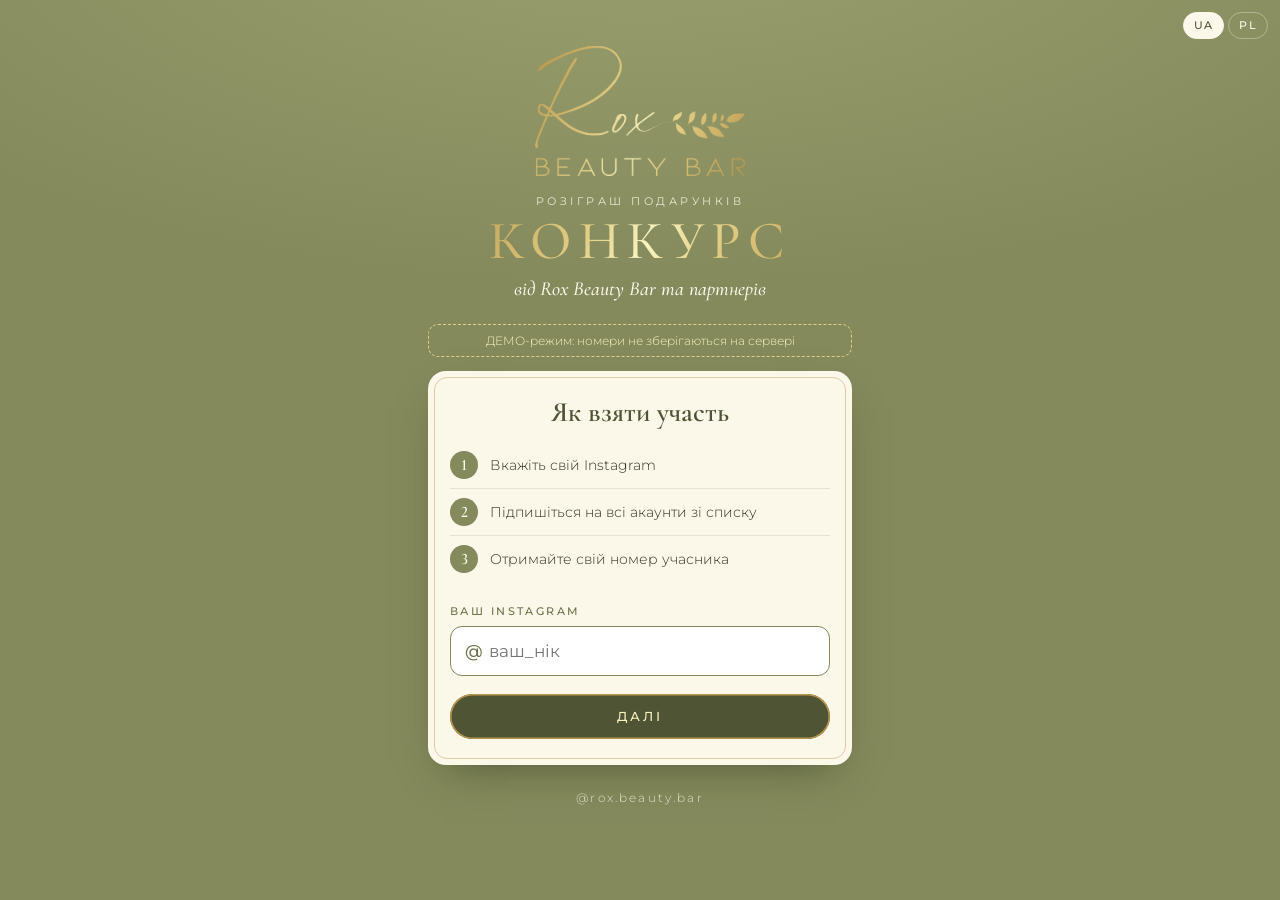
<file: index.html>
<!doctype html>
<html lang="uk">
<head>
  <meta charset="utf-8">
  <meta name="viewport" content="width=device-width, initial-scale=1, viewport-fit=cover">
  <meta name="theme-color" content="#848a5c">
  <title>Конкурс · Rox Beauty Bar</title>
  <link rel="icon" href="logo-gold.png">
  <link rel="preconnect" href="https://fonts.googleapis.com">
  <link rel="preconnect" href="https://fonts.gstatic.com" crossorigin>
  <link href="https://fonts.googleapis.com/css2?family=Cormorant+Garamond:ital,wght@0,500;0,600;1,500&family=Montserrat:wght@300;400;500&display=swap" rel="stylesheet">
  <link rel="stylesheet" href="styles.css?v=4">
  <link rel="stylesheet" href="effects/effects.css?v=4">
</head>
<body>
  <div class="lang" role="group" aria-label="Мова / Język">
    <button type="button" data-lang="uk">UA</button>
    <button type="button" data-lang="pl">PL</button>
  </div>

  <main class="page">
    <header class="brand">
      <img class="logo" src="logo-gold.png" alt="Rox Beauty Bar" width="1000" height="619">
      <p class="eyebrow" data-t="eyebrow"></p>
      <h1 class="title" data-t="title"></h1>
      <p class="subtitle" data-t="subtitle"></p>
    </header>

    <p class="demo" id="demo" hidden data-t="demo"></p>

    <!-- Крок 1: нік -->
    <section class="card step" id="step-handle">
      <h2 class="card-title" data-t="howTitle"></h2>
      <ol class="how">
        <li data-t="how1"></li>
        <li data-t="how2"></li>
        <li data-t="how3"></li>
      </ol>
      <form id="handle-form" novalidate>
        <label class="field-label" for="handle" data-t="handleLabel"></label>
        <div class="field">
          <span class="at">@</span>
          <input id="handle" name="handle" type="text" inputmode="email" autocomplete="off"
                 autocapitalize="none" autocorrect="off" spellcheck="false" maxlength="80" required>
        </div>
        <p class="error" id="handle-error" role="alert" hidden></p>
        <button class="btn btn-gold" type="submit" data-t="next"></button>
      </form>
    </section>

    <!-- Крок 2: підписки -->
    <section class="card step" id="step-follow" hidden>
      <p class="hello"><span data-t="hello"></span>, <strong class="who"></strong></p>
      <h2 class="card-title" data-t="followTitle"></h2>
      <p class="hint" data-t="followHint"></p>
      <ul class="accounts" id="accounts"></ul>
      <div class="progress" aria-hidden="true"><span id="progress-bar"></span></div>
      <p class="progress-text" id="progress-text"></p>
      <p class="error" id="register-error" role="alert" hidden></p>
      <button class="btn btn-gold" type="button" id="get-number" disabled></button>
      <button class="btn btn-link" type="button" id="change-handle" data-t="changeHandle"></button>
    </section>

    <!-- Крок 3: номер -->
    <section class="card step ticket" id="step-number" hidden>
      <p class="eyebrow" data-t="yourNumber"></p>
      <p class="number"><span class="no">№</span><span id="number"></span></p>
      <p class="who-big who"></p>
      <p class="hint" id="already" hidden data-t="already"></p>
      <p class="hint" data-t="screenshot"></p>
      <p class="good" data-t="good"></p>
      <button class="btn btn-link" type="button" id="another" data-t="anotherPerson"></button>
    </section>

    <footer class="foot">
      <a href="https://www.instagram.com/rox.beauty.bar/" target="_blank" rel="noopener">@rox.beauty.bar</a>
    </footer>
  </main>

  <script src="config.js?v=4"></script>
  <script src="i18n.js?v=4"></script>
  <script src="handle.js?v=4"></script>
  <script src="effects/confetti.js?v=4"></script>
  <script src="effects/stage.js?v=4"></script>
  <script src="effects/drum.js?v=4"></script>
  <script src="effects/welcome.js?v=4"></script>
  <script src="app.js?v=4"></script>
</body>
</html>
</file>
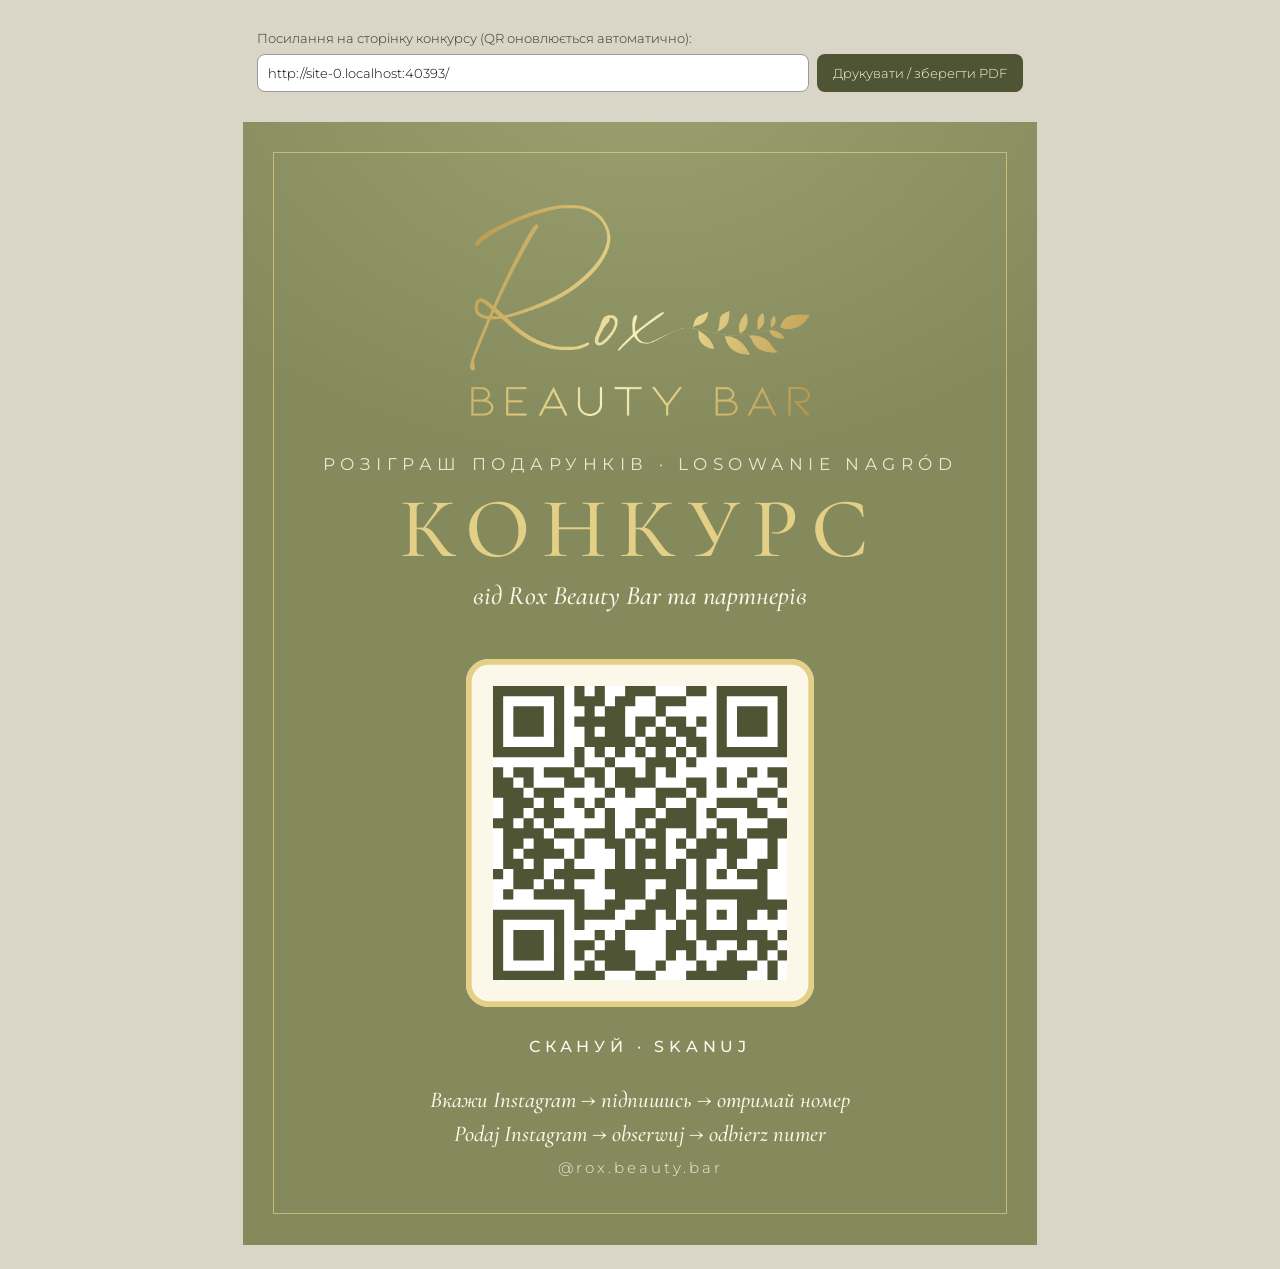
<file: poster.html>
<!doctype html>
<html lang="uk">
<head>
  <meta charset="utf-8">
  <meta name="viewport" content="width=device-width, initial-scale=1">
  <title>Постер з QR · Конкурс Rox Beauty Bar</title>
  <link rel="preconnect" href="https://fonts.googleapis.com">
  <link rel="preconnect" href="https://fonts.gstatic.com" crossorigin>
  <link href="https://fonts.googleapis.com/css2?family=Cormorant+Garamond:ital,wght@0,500;0,600;1,500&family=Montserrat:wght@300;400;500&display=swap" rel="stylesheet">
  <link rel="stylesheet" href="styles.css">
  <style>
    @page { size: A4; margin: 0; }
    body { background: #d9d6c7; }
    .controls {
      max-width: 210mm;
      margin: 16px auto;
      padding: 14px;
      display: flex;
      gap: 8px;
      flex-wrap: wrap;
      font-size: 13px;
      color: var(--ink);
    }
    .controls label { width: 100%; }
    .controls input { flex: 1; min-width: 220px; padding: 10px; border: 1px solid #999; border-radius: 8px; font: inherit; }
    .controls button { padding: 10px 16px; border: 0; border-radius: 8px; background: var(--olive-deep); color: var(--cream); font: inherit; cursor: pointer; }
    .sheet {
      width: 210mm;
      height: 297mm;
      margin: 0 auto 24px;
      background: radial-gradient(120% 60% at 50% -5%, #9aa06e 0%, transparent 60%), var(--olive);
      color: var(--cream);
      position: relative;
      display: flex;
      flex-direction: column;
      align-items: center;
      text-align: center;
      padding: 22mm 18mm;
      overflow: hidden;
      -webkit-print-color-adjust: exact;
      print-color-adjust: exact;
    }
    .sheet::before {
      content: '';
      position: absolute;
      inset: 8mm;
      border: 1px solid var(--gold-2);
      opacity: .7;
    }
    .sheet .logo { width: 90mm; margin-bottom: 10mm; }
    .sheet .eyebrow { font-size: 13pt; }
    /* градієнтний текст ламається при друці в PDF — на постері суцільне золото */
    .sheet .title { font-size: 64pt; margin-top: 3mm; background: none; color: var(--gold-2); }
    .sheet .subtitle { font-size: 20pt; }
    .qr-box {
      margin: 12mm 0 8mm;
      padding: 7mm;
      background: var(--cream);
      border-radius: 6mm;
      box-shadow: inset 0 0 0 1.5mm var(--gold-2);
    }
    .qr-box img, .qr-box svg { display: block; width: 78mm; height: 78mm; }
    .scan { font: 500 12pt var(--sans); letter-spacing: .3em; text-transform: uppercase; margin: 0; }
    .steps { margin-top: 7mm; font: italic 500 17pt/1.5 var(--serif); }
    .handle { position: absolute; bottom: 14mm; left: 0; right: 0; font-size: 11pt; letter-spacing: .2em; opacity: .9; }
    @media print {
      body { background: none; }
      .controls { display: none; }
      .sheet { margin: 0; }
    }
  </style>
</head>
<body>
  <div class="controls">
    <label for="url">Посилання на сторінку конкурсу (QR оновлюється автоматично):</label>
    <input id="url" type="url">
    <button type="button" onclick="window.print()">Друкувати / зберегти PDF</button>
  </div>

  <section class="sheet">
    <img class="logo" src="logo-gold.png" alt="Rox Beauty Bar" width="1000" height="619">
    <p class="eyebrow">Розіграш подарунків · Losowanie nagród</p>
    <h1 class="title">Конкурс</h1>
    <p class="subtitle">від Rox Beauty Bar та партнерів</p>
    <div class="qr-box" id="qr"></div>
    <p class="scan">Скануй · Skanuj</p>
    <p class="steps">Вкажи Instagram → підпишись → отримай номер<br>Podaj Instagram → obserwuj → odbierz numer</p>
    <p class="handle">@rox.beauty.bar</p>
  </section>

  <script src="vendor/qrcode.js"></script>
  <script>
    (function () {
      const input = document.getElementById('url');
      const box = document.getElementById('qr');
      const params = new URLSearchParams(location.search);
      const defaultUrl = new URL('./', location.href).href;
      input.value = params.get('url') || defaultUrl;

      function draw() {
        const value = input.value.trim();
        if (!value || typeof qrcode !== 'function') {
          box.textContent = 'QR';
          return;
        }
        const qr = qrcode(0, 'M');
        qr.addData(value);
        qr.make();
        box.innerHTML = qr.createSvgTag({ cellSize: 8, margin: 0, scalable: true })
          .replace('fill="black"', 'fill="#4f5434"');
      }

      input.addEventListener('input', draw);
      draw();
    })();
  </script>
</body>
</html>
</file>
<file: styles.css>
:root {
  --olive: #848a5c;
  --olive-dark: #6d7349;
  --olive-deep: #4f5434;
  --cream: #fbf8ea;
  --gold-1: #b8954a;
  --gold-2: #e3cf86;
  --gold-3: #f8f4c0;
  --gold: linear-gradient(115deg, var(--gold-1) 0%, var(--gold-2) 38%, var(--gold-3) 52%, var(--gold-2) 66%, var(--gold-1) 100%);
  --ink: #2f321f;
  --radius: 18px;
  --serif: 'Cormorant Garamond', Georgia, serif;
  --sans: 'Montserrat', system-ui, sans-serif;
}

* { box-sizing: border-box; }

html, body { margin: 0; }

body {
  min-height: 100vh;
  background:
    radial-gradient(120% 70% at 50% -10%, #9aa06e 0%, transparent 60%),
    var(--olive);
  color: var(--cream);
  font-family: var(--sans);
  font-weight: 300;
  font-variant-numeric: lining-nums;
  -webkit-font-smoothing: antialiased;
}

.page {
  max-width: 460px;
  margin: 0 auto;
  padding: 28px 18px calc(32px + env(safe-area-inset-bottom));
}

/* Мова */
.lang {
  position: absolute;
  top: calc(12px + env(safe-area-inset-top));
  right: 12px;
  display: flex;
  gap: 4px;
  z-index: 2;
}
.lang button {
  font: 500 11px/1 var(--sans);
  letter-spacing: .12em;
  color: var(--cream);
  background: transparent;
  border: 1px solid rgba(251, 248, 234, .35);
  border-radius: 999px;
  padding: 7px 10px;
  cursor: pointer;
}
.lang button[aria-pressed="true"] {
  background: var(--cream);
  color: var(--olive-deep);
  border-color: var(--cream);
}

/* Шапка */
.brand { text-align: center; padding: 18px 0 22px; }
.logo {
  display: block;
  width: 210px;
  height: auto;
  margin: 0 auto 18px;
}
.eyebrow {
  margin: 0;
  font-size: 11px;
  font-weight: 400;
  letter-spacing: .32em;
  text-transform: uppercase;
  opacity: .85;
}
.title {
  margin: 6px 0 0;
  font: 500 54px/1 var(--serif);
  letter-spacing: .14em;
  text-transform: uppercase;
  background: var(--gold);
  -webkit-background-clip: text;
  background-clip: text;
  color: transparent;
}
.subtitle { margin: 8px 0 0; font: italic 500 20px/1.3 var(--serif); }

.demo {
  margin: 0 0 14px;
  padding: 8px 12px;
  border: 1px dashed var(--gold-2);
  border-radius: 10px;
  font-size: 12px;
  text-align: center;
  color: var(--gold-3);
}

/* Картка */
.card {
  background: var(--cream);
  color: var(--ink);
  border-radius: var(--radius);
  padding: 26px 22px;
  box-shadow: 0 18px 40px -18px rgba(40, 44, 20, .55);
  position: relative;
}
.card::before {
  content: '';
  position: absolute;
  inset: 6px;
  border: 1px solid rgba(184, 149, 74, .45);
  border-radius: calc(var(--radius) - 5px);
  pointer-events: none;
}
.card-title {
  margin: 0 0 14px;
  font: 600 28px/1.1 var(--serif);
  text-align: center;
  color: var(--olive-deep);
}

.how {
  list-style: none;
  counter-reset: how;
  margin: 0 0 22px;
  padding: 0;
}
.how li {
  counter-increment: how;
  display: flex;
  align-items: center;
  gap: 12px;
  padding: 9px 0;
  font-size: 14px;
  border-bottom: 1px solid rgba(132, 138, 92, .18);
}
.how li:last-child { border-bottom: 0; }
.how li::before {
  content: counter(how);
  flex: 0 0 28px;
  height: 28px;
  display: grid;
  place-items: center;
  border-radius: 50%;
  background: var(--olive);
  color: var(--cream);
  font: 600 16px/1 var(--serif);
  font-variant-numeric: lining-nums;
}

/* Поле */
.field-label {
  display: block;
  margin-bottom: 8px;
  font-size: 11px;
  font-weight: 500;
  letter-spacing: .22em;
  text-transform: uppercase;
  color: var(--olive-dark);
}
.field {
  display: flex;
  align-items: center;
  border: 1.5px solid var(--olive);
  border-radius: 12px;
  background: #fff;
  padding: 0 14px;
}
.field:focus-within { border-color: var(--gold-1); box-shadow: 0 0 0 3px rgba(184, 149, 74, .2); }
.at { font-weight: 500; color: var(--olive-dark); font-size: 17px; }
.field input {
  flex: 1;
  min-width: 0;
  border: 0;
  outline: 0;
  background: transparent;
  padding: 14px 6px;
  font: 400 17px var(--sans);
  color: var(--ink);
}

.error { margin: 10px 0 0; color: #a3402e; font-size: 13px; font-weight: 400; }

/* Кнопки */
.btn {
  display: block;
  width: 100%;
  margin-top: 18px;
  padding: 16px;
  border: 0;
  border-radius: 999px;
  font: 500 13px/1 var(--sans);
  letter-spacing: .22em;
  text-transform: uppercase;
  cursor: pointer;
}
.btn-gold {
  background: var(--olive-deep);
  color: var(--gold-3);
  box-shadow: inset 0 0 0 1.5px var(--gold-1);
}
.btn-gold:disabled { opacity: .45; cursor: not-allowed; }
.btn-link {
  background: transparent;
  color: var(--olive-dark);
  margin-top: 8px;
  padding: 10px;
  letter-spacing: .12em;
  font-size: 11px;
  text-decoration: underline;
  text-underline-offset: 3px;
}

/* Крок 2 */
.hello { margin: 0 0 4px; text-align: center; font-size: 14px; }
.hello strong { font-weight: 500; color: var(--olive-deep); }
.hint { margin: 0 0 16px; text-align: center; font-size: 13px; line-height: 1.5; color: #5a5d45; }

.accounts { list-style: none; margin: 0; padding: 0; }
.account {
  display: flex;
  align-items: center;
  gap: 12px;
  padding: 10px 0;
  border-bottom: 1px solid rgba(132, 138, 92, .18);
}
.account:last-child { border-bottom: 0; }
.avatar {
  flex: 0 0 40px;
  height: 40px;
  border-radius: 50%;
  display: grid;
  place-items: center;
  background: var(--olive);
  color: var(--gold-3);
  font: 600 18px/1 var(--serif);
  text-transform: uppercase;
  position: relative;
  overflow: hidden;
}
.avatar-img {
  position: absolute;
  inset: 0;
  width: 100%;
  height: 100%;
  object-fit: cover;
  border-radius: 50%;
}
.account.is-organizer .avatar { background: var(--olive-deep); box-shadow: 0 0 0 2px var(--gold-2); }
.account-info { flex: 1; min-width: 0; }
.account-handle {
  display: block;
  font-size: 14px;
  font-weight: 500;
  overflow-wrap: anywhere;
}
.account-role {
  font-size: 10px;
  letter-spacing: .2em;
  text-transform: uppercase;
  color: var(--olive);
}
.follow {
  flex: 0 0 auto;
  padding: 9px 14px;
  border-radius: 999px;
  border: 1.5px solid var(--olive-deep);
  background: var(--olive-deep);
  color: var(--cream);
  font: 500 11px/1 var(--sans);
  letter-spacing: .08em;
  text-decoration: none;
  white-space: nowrap;
}
.account.is-done .follow {
  background: transparent;
  color: var(--olive-dark);
  border-color: rgba(109, 115, 73, .5);
}
.account.is-done .follow::before { content: '✓ '; }

.progress {
  height: 4px;
  margin-top: 16px;
  border-radius: 4px;
  background: rgba(132, 138, 92, .2);
  overflow: hidden;
}
.progress span {
  display: block;
  height: 100%;
  width: 0;
  background: var(--gold);
  transition: width .3s ease;
}
.progress-text { margin: 8px 0 0; text-align: center; font-size: 12px; color: var(--olive-dark); }

/* Крок 3 */
.ticket { text-align: center; padding-top: 30px; }
.ticket .eyebrow { color: var(--olive-dark); }
.number {
  margin: 8px 0 4px;
  font: 600 104px/1 var(--serif);
  font-variant-numeric: lining-nums tabular-nums;
  color: var(--olive-deep);
}
.number .no {
  font-size: .42em;
  vertical-align: .9em;
  margin-right: 4px;
  color: var(--gold-1);
}
.who-big { margin: 0 0 18px; font-size: 16px; font-weight: 500; color: var(--olive-dark); }
.good { margin: 0; font: italic 500 26px/1.2 var(--serif); color: var(--gold-1); }

.foot { text-align: center; margin-top: 22px; }
.foot a {
  color: var(--cream);
  font-size: 12px;
  letter-spacing: .18em;
  text-decoration: none;
  opacity: .8;
}

[hidden] { display: none !important; }
</file>
<file: effects/effects.css>
/* ---------- shared overlay ---------- */

html.fx-lock,
html.fx-lock body { overflow: hidden; }

.fx {
  position: fixed;
  inset: 0;
  z-index: 100;
  display: flex;
  flex-direction: column;
  align-items: center;
  justify-content: center;
  padding: 24px;
  background: radial-gradient(circle at 50% 40%, #9aa06c 0%, var(--olive) 42%, var(--olive-deep) 100%);
  color: var(--cream);
  opacity: 0;
  transition: opacity 0.4s ease;
  cursor: pointer;
  -webkit-tap-highlight-color: transparent;
}
.fx.is-open { opacity: 1; }
.fx.is-closing { opacity: 0; }

.fx-confetti {
  position: absolute;
  inset: 0;
  width: 100%;
  height: 100%;
  z-index: 2;
  pointer-events: none;
}

.fx-label {
  position: relative;
  z-index: 1;
  margin: 8px 0 0;
  font: italic 500 26px/1.2 var(--serif);
  color: var(--gold-3);
  text-align: center;
}

.fx-skip {
  position: relative;
  z-index: 1;
  margin: 14px 0 0;
  font: 400 11px/1 var(--sans);
  letter-spacing: 0.18em;
  text-transform: uppercase;
  opacity: 0;
  transition: opacity 0.6s ease 0.6s;
}
.fx.is-done .fx-skip { opacity: 0.7; }

/* ---------- drum ---------- */

.drum-scene {
  position: relative;
  z-index: 1;
  width: 300px;
  height: 380px;
  perspective: 900px;
}

.drum-rig {
  position: absolute;
  left: 50%;
  top: 62%;
  transform-style: preserve-3d;
  transform: rotateX(-14deg) rotateY(-28deg);
}

.drum {
  position: absolute;
  transform-style: preserve-3d;
}

.drum-face {
  position: absolute;
  left: -90px;
  top: 0;
  width: 180px;
  box-sizing: border-box;
  background: linear-gradient(90deg, rgba(184, 149, 74, 0.55), rgba(248, 244, 192, 0.35) 50%, rgba(184, 149, 74, 0.55));
  border-top: 1px solid var(--gold-2);
  border-bottom: 1px solid var(--gold-1);
  border-left: 3px solid var(--gold-2);
  border-right: 3px solid var(--gold-2);
}

.drum-cap {
  position: absolute;
  left: -70px;
  top: -70px;
  width: 140px;
  height: 140px;
  box-sizing: border-box;
  border-radius: 50%;
  border: 4px solid var(--gold-2);
  background:
    radial-gradient(circle, var(--gold-3) 0 9px, var(--gold-1) 10px 13px, transparent 14px),
    repeating-conic-gradient(rgba(227, 207, 134, 0.85) 0 4deg, transparent 4deg 45deg),
    radial-gradient(circle, rgba(248, 244, 192, 0.18), rgba(184, 149, 74, 0.3));
}
.drum-cap-left { transform: translateX(-90px) rotateY(90deg); }
.drum-cap-right { transform: translateX(90px) rotateY(90deg); }

.drum-slip {
  position: absolute;
  left: -12px;
  top: -7px;
  width: 24px;
  height: 14px;
  background: var(--cream);
  border: 1px solid var(--gold-1);
  border-radius: 2px;
}

.drum-leg {
  position: absolute;
  left: -65px;
  top: 0;
  width: 130px;
  height: 125px;
  background: linear-gradient(180deg, var(--gold-3), var(--gold-1));
  clip-path: polygon(46% 0, 54% 0, 100% 100%, 91% 100%, 50% 9%, 9% 100%, 0 100%);
}
.drum-leg-left { transform: translateX(-104px) rotateY(90deg); }
.drum-leg-right { transform: translateX(104px) rotateY(90deg); }

.drum-axle {
  position: absolute;
  left: -112px;
  top: -3px;
  width: 224px;
  height: 6px;
  border-radius: 3px;
  background: var(--gold);
}

.drum-shadow {
  position: absolute;
  left: 50%;
  top: calc(62% + 112px);
  width: 260px;
  height: 40px;
  margin-left: -130px;
  border-radius: 50%;
  background: radial-gradient(closest-side, rgba(47, 50, 31, 0.45), transparent);
}

/* ---------- ticket ---------- */

.ticket3d {
  position: absolute;
  left: 50%;
  top: 62%;
  width: 210px;
  height: 124px;
  margin: -62px 0 0 -105px;
  transform-style: preserve-3d;
  transform: translateY(0) scale(0.15);
  opacity: 0;
  transition: transform 0.9s cubic-bezier(0.2, 0.9, 0.25, 1.15), opacity 0.25s ease;
}
.fx.is-out .ticket3d {
  opacity: 1;
  transform: translateY(-150px) translateZ(60px) scale(1);
}

.ticket3d-inner {
  position: absolute;
  inset: 0;
  transform-style: preserve-3d;
  transition: transform 0.8s cubic-bezier(0.3, 0.7, 0.2, 1);
}
.fx.is-flipped .ticket3d-inner { transform: rotateY(180deg); }

.ticket3d-face {
  position: absolute;
  inset: 0;
  display: flex;
  flex-direction: column;
  align-items: center;
  justify-content: center;
  box-sizing: border-box;
  border-radius: 12px;
  backface-visibility: hidden;
  -webkit-backface-visibility: hidden;
  box-shadow: 0 18px 40px rgba(47, 50, 31, 0.45);
}

.ticket3d-front {
  background: linear-gradient(145deg, var(--olive-deep), #3d4128);
  border: 2px solid var(--gold-2);
}
.ticket3d-front img { width: 64%; height: auto; }

.ticket3d-back {
  transform: rotateY(180deg);
  background: var(--cream);
  border: 2px solid var(--gold-1);
  outline: 1px dashed var(--gold-1);
  outline-offset: -8px;
  color: var(--olive-deep);
}

.ticket3d-number {
  margin: 0;
  font: 600 60px/1 var(--serif);
  font-variant-numeric: lining-nums;
}
.ticket3d-no { font-size: 26px; margin-right: 4px; color: var(--gold-1); }

.ticket3d-who {
  margin: 6px 0 0;
  max-width: 90%;
  overflow: hidden;
  text-overflow: ellipsis;
  white-space: nowrap;
  font: 500 13px/1.2 var(--sans);
  color: var(--ink);
}

/* ---------- welcome card (nickname entered) ---------- */

.welcome-scene {
  position: relative;
  z-index: 1;
  perspective: 1000px;
}

.welcome-card {
  position: relative;
  width: min(300px, 80vw);
  box-sizing: border-box;
  padding: 26px 22px 24px;
  overflow: hidden;
  text-align: center;
  border-radius: 18px;
  border: 1.5px solid var(--gold-2);
  background: linear-gradient(145deg, var(--olive-deep), #3d4128);
  box-shadow: 0 24px 60px rgba(47, 50, 31, 0.5);
  animation: welcome-in 1.2s cubic-bezier(0.2, 0.8, 0.2, 1) both;
}
.fx.is-landed .welcome-card { animation: welcome-float 3s ease-in-out infinite; }

.welcome-logo { width: 120px; height: auto; }

.welcome-hello {
  margin: 12px 0 0;
  font: 500 11px/1 var(--sans);
  letter-spacing: 0.22em;
  text-transform: uppercase;
  color: var(--gold-3);
}

.welcome-who {
  margin: 10px 0 0;
  font: 600 34px/1.1 var(--serif);
  overflow-wrap: anywhere;
  background: var(--gold);
  -webkit-background-clip: text;
  background-clip: text;
  color: transparent;
}

.welcome-next {
  margin: 12px 0 0;
  font: 400 13px/1.4 var(--sans);
  color: var(--cream);
  opacity: 0.85;
}

.welcome-shine {
  position: absolute;
  inset: 0;
  pointer-events: none;
  background: linear-gradient(105deg, transparent 35%, rgba(248, 244, 192, 0.5) 50%, transparent 65%);
  transform: translateX(-120%);
}
.fx.is-landed .welcome-shine { animation: welcome-shine 1s ease forwards; }

@keyframes welcome-in {
  0% { opacity: 0; transform: translateZ(-400px) rotateX(30deg) rotateY(-540deg) scale(0.3); }
  40% { opacity: 1; }
  100% { opacity: 1; transform: translateZ(0) rotateX(0) rotateY(0) scale(1); }
}

@keyframes welcome-float {
  0%, 100% { transform: rotateX(0) rotateY(0) translateY(0); }
  50% { transform: rotateX(6deg) rotateY(-9deg) translateY(-6px); }
}

@keyframes welcome-shine {
  to { transform: translateX(120%); }
}
</file>
